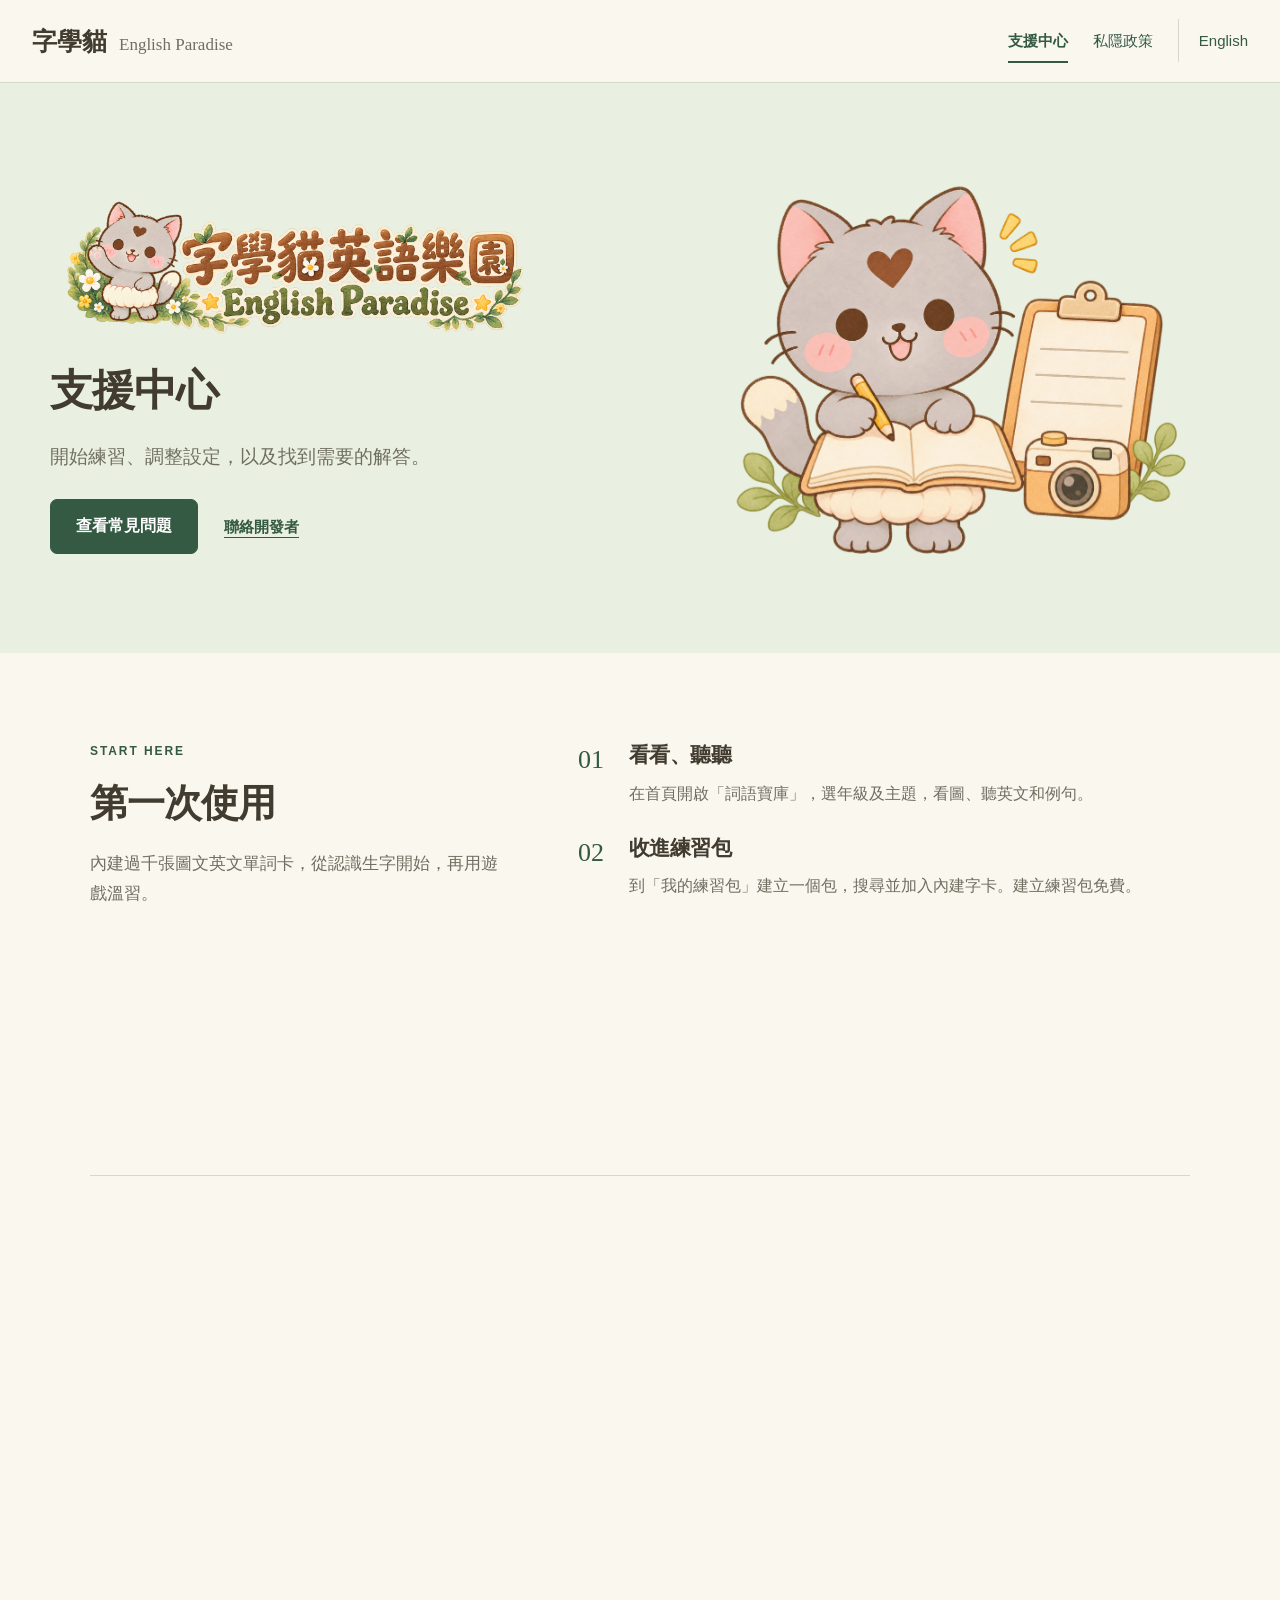
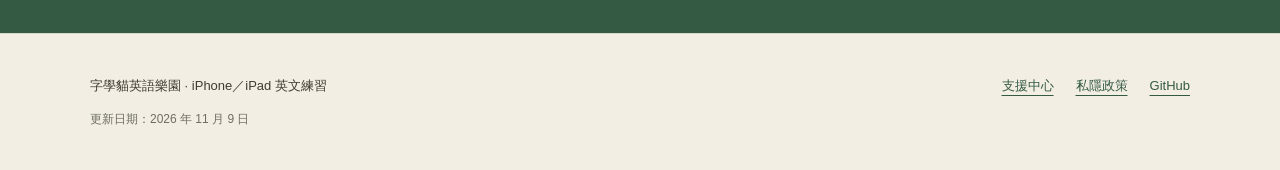
<file: index.html>
<!doctype html>
<html lang="zh-Hant">
<head><meta charset="utf-8"><meta name="viewport" content="width=device-width, initial-scale=1">
<meta http-equiv="Content-Security-Policy" content="default-src 'none'; img-src 'self'; style-src 'self'; script-src 'self'; font-src 'self'; connect-src 'none'; base-uri 'self'; form-action 'none'">
<meta name="referrer" content="no-referrer"><meta name="color-scheme" content="light">
<title>支援中心 · 字學貓英語樂園</title><meta name="description" content="開始練習、調整設定，以及找到需要的解答。">
<link rel="canonical" href="https://kennethenglun.github.io/wordjoy-english-support/support/">
<link rel="alternate" hreflang="zh-Hant" href="https://kennethenglun.github.io/wordjoy-english-support/support/">
<link rel="alternate" hreflang="en" href="https://kennethenglun.github.io/wordjoy-english-support/en/support/">
<link rel="icon" href="assets/mascot.png">
<link rel="stylesheet" href="assets/site.css"><script src="assets/site.js" defer></script>
</head><body><a class="skip-link" href="#main">跳至主要內容</a>
<header class="site-header"><div class="header-inner">
<a class="wordmark" href="support/" aria-label="字學貓英語樂園"><strong>字學貓</strong><span>English Paradise</span></a>
<nav aria-label="主要導覽"><a class="active" href="support/">支援中心</a><a class="" href="privacy/">私隱政策</a><a class="language" href="en/support/">English</a></nav>
</div></header><main id="main">
<section class="hero"><div class="hero-inner">
<div class="hero-copy"><img class="brand-banner" src="assets/brand.png" width="1536" height="512" alt="字學貓英語樂園 — English Paradise">
<h1>支援中心</h1><p class="intro">開始練習、調整設定，以及找到需要的解答。</p>
<div class="hero-actions"><a class="button" href="#faq">查看常見問題</a><a class="text-link" href="#contact">聯絡開發者</a></div></div>
<img class="mascot" src="assets/mascot.png" width="1024" height="833" alt="" fetchpriority="high">
</div></section>
<div class="content">
<section class="section start" id="start" data-reveal><div class="section-heading"><p class="eyebrow">START HERE</p><h2>第一次使用</h2><p>內建過千張圖文英文單詞卡，從認識生字開始，再用遊戲溫習。</p></div><ol class="steps"><li data-reveal><span class="step-number">01</span><div><h3>看看、聽聽</h3><p>在首頁開啟「詞語寶庫」，選年級及主題，看圖、聽英文和例句。</p></div></li><li data-reveal><span class="step-number">02</span><div><h3>收進練習包</h3><p>到「我的練習包」建立一個包，搜尋並加入內建字卡。建立練習包免費。</p></div></li><li data-reveal><span class="step-number">03</span><div><h3>選遊戲來溫習</h3><p>按「開始冒險」，選遊戲、主題或練習包，再選難度及玩法。</p></div></li><li data-reveal><span class="step-number">04</span><div><h3>回來看進步</h3><p>在「報告」查看遊戲紀錄與常錯字；用遊戲賺到的金幣收集貼紙。</p></div></li></ol></section>
<section class="section features" id="features" data-reveal><p class="eyebrow">FREE &amp; ADVANCED</p><h2>免費開始，按需要解鎖</h2><div class="feature-columns"><div><h3>免費使用</h3><ul><li>全部十款遊戲及現有玩法</li><li>過千張內建圖文英文單詞卡</li><li>建立練習包、加入內建或已有字卡</li><li>報告、錯字重溫、遊戲金幣及貼紙</li><li>一位學習者及個人英文朗讀設定</li></ul></div><div><h3>HK$68 一次買斷</h3><ul><li>英文工作紙默書完整功能</li><li>新增自訂字詞</li><li>新增不限人數的學習者</li></ul><p class="small">毋須訂閱。香港售價 HK$68，其他地區以 App Store 顯示價格為準。買斷在 app 內所有學習者共用，個人紀錄分開保存；購買只在 app 內透過 Apple 進行。</p></div></div></section>
<section class="section faq" id="faq" data-reveal><p class="eyebrow">QUESTIONS &amp; ANSWERS</p><h2>常見問題</h2><details><summary>建立練習包需要付費嗎？</summary><div class="answer"><p>不需要。你可免費建立練習包，加入內建字卡或已有字卡。新增自己的英文、中文意思及圖片來建立新自訂字詞，才屬買斷進階功能。</p></div></details><details><summary>買斷後是否每位小朋友都要再買？</summary><div class="answer"><p>不用。同一 app 內的學習者共用買斷授權，新增人數不限，各自保存紀錄及設定。這不代表 Apple「家人共享」；目前沒有提供該項承諾。</p></div></details><details><summary>購買後未解鎖，怎樣恢復？</summary><div class="answer"><p>先確認裝置使用購買時的 Apple 帳戶，保持網絡連線。到「設定 → 解鎖進階學習」，完成家長計算後按「恢復購買」。如果 Apple 仍顯示等待確認，請等待交易完成。取消或失敗不會解鎖，免費功能仍可使用。</p></div></details><details><summary>換機後，學習紀錄會自動出現嗎？</summary><div class="answer"><p>恢復購買只恢復功能授權，不會自行同步學習紀錄、練習包或工作紙。這些資料保存在本機；裝置備份及還原由 iOS 設定決定。移除 app 前請先考慮是否需要保留裝置備份。</p></div></details><details><summary>怎樣拍照溫英文默書？</summary><div class="answer"><p>解鎖後到「溫默書」，先選 Vocab 或 Paragraph，拍攝或匯入一頁印刷英文工作紙，在原圖畫重點，再核對文字和選取範圍。Vocab 按字詞練習；Paragraph 逐句練習。聽英文後用鍵盤作答，再重溫錯題。辨識結果可以修改，核對後才開始。</p></div></details><details><summary>相機或辨識未能使用怎麼辦？</summary><div class="answer"><p>可以改用相簿選圖。使用清晰、光線均勻、方向正確的印刷英文圖片，將工作紙拍平；辨識失敗可保留原圖重試或手動補字。相機權限可以在 iOS 設定更改。手寫英文及中文默書不是首版的主要輸入。</p></div></details><details><summary>如何調整聲音及慢讀？</summary><div class="answer"><p>到「設定 → 英文朗讀」，選聲音、一般速度及音高，再試聽並儲存。每位學習者分開保存設定。「慢慢讀」沿用同一聲音與音高，以較低的朗讀 rate 讀出整句。聲音及語言資料是否可用由 iOS 決定。</p></div></details><details><summary>沒有網絡也能使用嗎？</summary><div class="answer"><p>內建字卡和遊戲可以離線使用。工作紙辨識在裝置上進行；英文朗讀及系統翻譯需要裝置上有可用的聲音／語言資料，首次下載需要網絡。購買及恢復購買需要連線。翻譯未完成不影響繼續英文默書。</p></div></details><details><summary>如何刪除工作紙或全部本機資料？</summary><div class="answer"><p>可在 app 刪除工作紙、練習包及自訂字詞。已保存的默書歷史題目快照及一份先前有效的復原備份可能仍保留相關文字或圖片。若要清除整個 app 在裝置上的資料，可到 iOS「設定 → 一般 → iPhone／iPad 儲存空間」選本 app 並使用「刪除 App」；「卸載 App」會保留資料。iCloud／電腦備份需另在系統管理。</p></div></details></section>
</div>
<section class="contact-band" id="contact"><div class="contact-inner" data-reveal><p class="eyebrow">WE'RE HERE TO HELP</p><h2>聯絡開發者</h2><p>仍未找到解答？可透過 GitHub 問題頁描述問題，並附上 app 版本、裝置型號及 iOS 版本。</p><a class="button light" href="https://github.com/KennethEnglun/wordjoy-english-support/issues/new?template=support.yml" target="_blank" rel="noopener noreferrer">到 GitHub 提出問題</a><p class="small">GitHub 問題頁是公開的，需要 GitHub 帳戶。請不要上載小朋友姓名、照片、學校工作紙、付款憑證、密碼或驗證碼。</p><a class="text-link" href="https://github.com/KennethEnglun/wordjoy-english-support/issues" target="_blank" rel="noopener noreferrer">你也可以先瀏覽現有問題，毋須登入。</a></div></section>
</main><footer><div class="footer-inner"><p>字學貓英語樂園 · iPhone／iPad 英文練習</p><div><a class="" href="support/">支援中心</a><a class="" href="privacy/">私隱政策</a><a class="" href="https://github.com/KennethEnglun/wordjoy-english-support" target="_blank" rel="noopener noreferrer">GitHub</a></div><p class="small">更新日期：2026 年 11 月 9 日</p></div></footer></body></html>
</file>
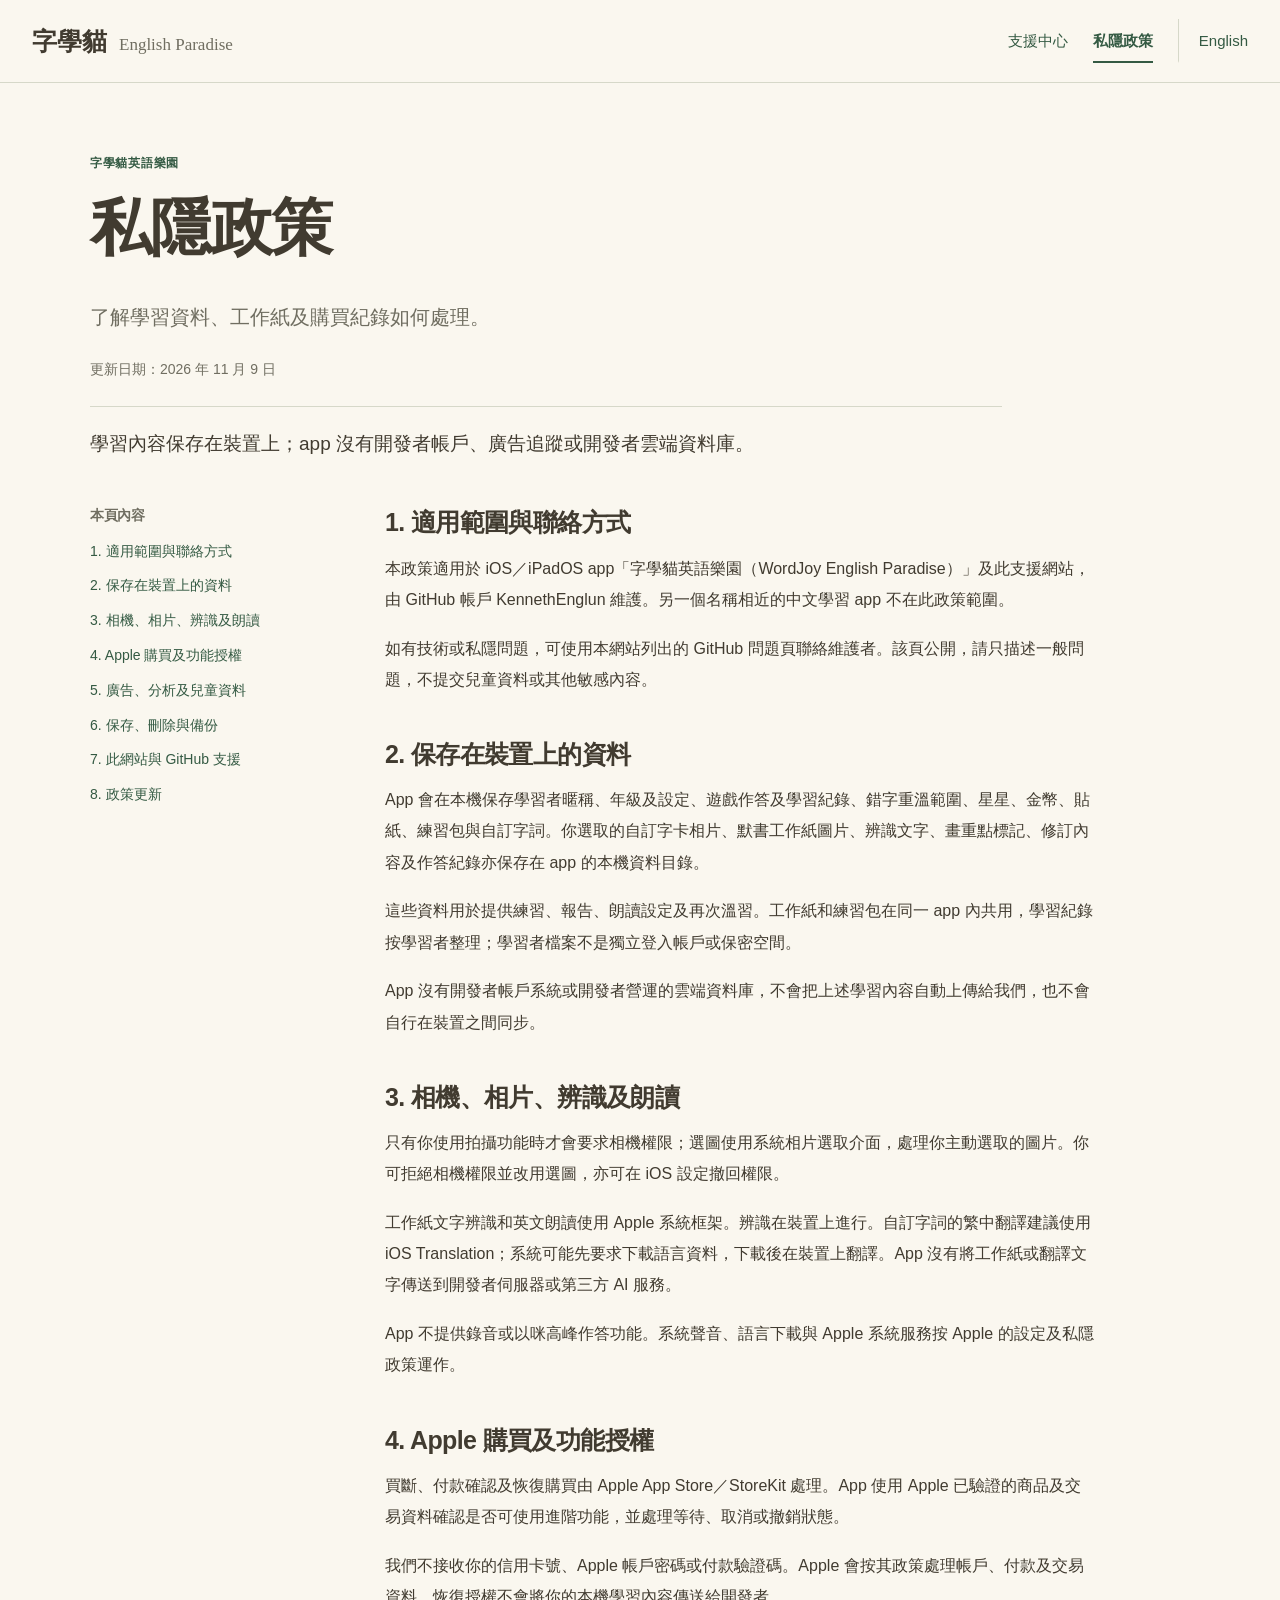
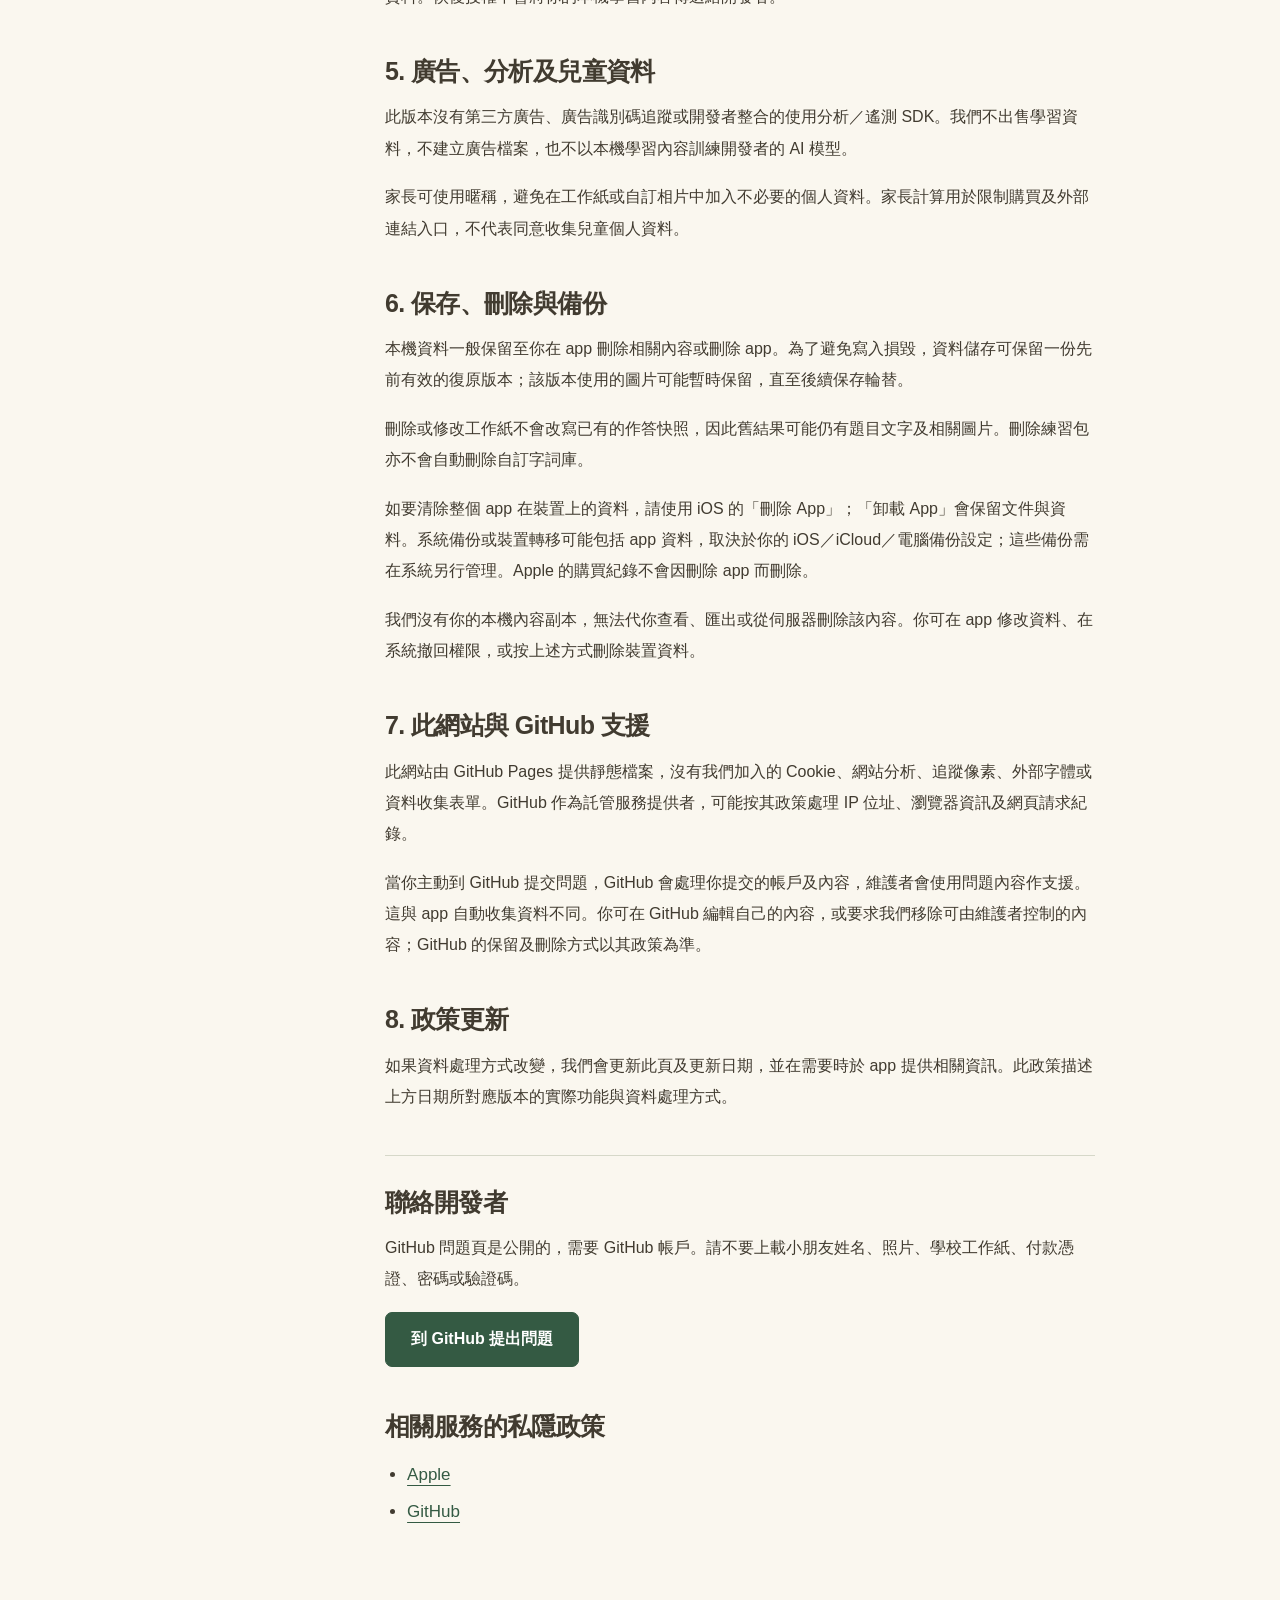
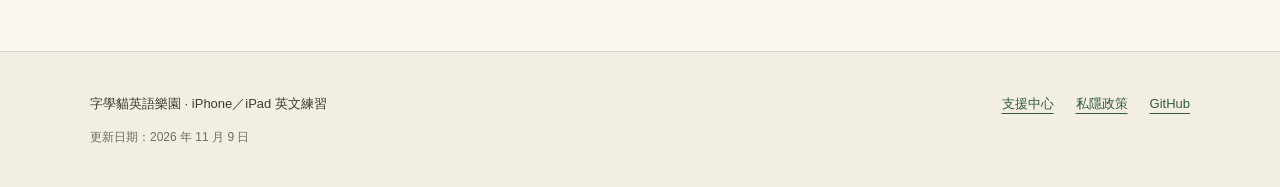
<file: privacy/index.html>
<!doctype html>
<html lang="zh-Hant">
<head><meta charset="utf-8"><meta name="viewport" content="width=device-width, initial-scale=1">
<meta http-equiv="Content-Security-Policy" content="default-src 'none'; img-src 'self'; style-src 'self'; script-src 'self'; font-src 'self'; connect-src 'none'; base-uri 'self'; form-action 'none'">
<meta name="referrer" content="no-referrer"><meta name="color-scheme" content="light">
<title>私隱政策 · 字學貓英語樂園</title><meta name="description" content="了解學習資料、工作紙及購買紀錄如何處理。">
<link rel="canonical" href="https://kennethenglun.github.io/wordjoy-english-support/privacy/">
<link rel="alternate" hreflang="zh-Hant" href="https://kennethenglun.github.io/wordjoy-english-support/privacy/">
<link rel="alternate" hreflang="en" href="https://kennethenglun.github.io/wordjoy-english-support/en/privacy/">
<link rel="icon" href="../assets/mascot.png">
<link rel="stylesheet" href="../assets/site.css"><script src="../assets/site.js" defer></script>
</head><body><a class="skip-link" href="#main">跳至主要內容</a>
<header class="site-header"><div class="header-inner">
<a class="wordmark" href="../support/" aria-label="字學貓英語樂園"><strong>字學貓</strong><span>English Paradise</span></a>
<nav aria-label="主要導覽"><a class="" href="../support/">支援中心</a><a class="active" href="./">私隱政策</a><a class="language" href="../en/privacy/">English</a></nav>
</div></header><main id="main"><div class="policy-heading content"><p class="eyebrow">字學貓英語樂園</p><h1>私隱政策</h1><p class="intro">了解學習資料、工作紙及購買紀錄如何處理。</p><p class="updated">更新日期：2026 年 11 月 9 日</p><p class="policy-summary">學習內容保存在裝置上；app 沒有開發者帳戶、廣告追蹤或開發者雲端資料庫。</p></div>
<div class="content policy-layout"><aside><nav aria-label="本頁內容"><h2>本頁內容</h2><ol><li><a class="" href="#scope">1. 適用範圍與聯絡方式</a></li><li><a class="" href="#local">2. 保存在裝置上的資料</a></li><li><a class="" href="#recognition">3. 相機、相片、辨識及朗讀</a></li><li><a class="" href="#purchases">4. Apple 購買及功能授權</a></li><li><a class="" href="#tracking">5. 廣告、分析及兒童資料</a></li><li><a class="" href="#retention">6. 保存、刪除與備份</a></li><li><a class="" href="#website">7. 此網站與 GitHub 支援</a></li><li><a class="" href="#changes">8. 政策更新</a></li></ol></nav></aside><article><section id="scope"><h2>1. 適用範圍與聯絡方式</h2><p>本政策適用於 iOS／iPadOS app「字學貓英語樂園（WordJoy English Paradise）」及此支援網站，由 GitHub 帳戶 KennethEnglun 維護。另一個名稱相近的中文學習 app 不在此政策範圍。</p><p>如有技術或私隱問題，可使用本網站列出的 GitHub 問題頁聯絡維護者。該頁公開，請只描述一般問題，不提交兒童資料或其他敏感內容。</p></section><section id="local"><h2>2. 保存在裝置上的資料</h2><p>App 會在本機保存學習者暱稱、年級及設定、遊戲作答及學習紀錄、錯字重溫範圍、星星、金幣、貼紙、練習包與自訂字詞。你選取的自訂字卡相片、默書工作紙圖片、辨識文字、畫重點標記、修訂內容及作答紀錄亦保存在 app 的本機資料目錄。</p><p>這些資料用於提供練習、報告、朗讀設定及再次溫習。工作紙和練習包在同一 app 內共用，學習紀錄按學習者整理；學習者檔案不是獨立登入帳戶或保密空間。</p><p>App 沒有開發者帳戶系統或開發者營運的雲端資料庫，不會把上述學習內容自動上傳給我們，也不會自行在裝置之間同步。</p></section><section id="recognition"><h2>3. 相機、相片、辨識及朗讀</h2><p>只有你使用拍攝功能時才會要求相機權限；選圖使用系統相片選取介面，處理你主動選取的圖片。你可拒絕相機權限並改用選圖，亦可在 iOS 設定撤回權限。</p><p>工作紙文字辨識和英文朗讀使用 Apple 系統框架。辨識在裝置上進行。自訂字詞的繁中翻譯建議使用 iOS Translation；系統可能先要求下載語言資料，下載後在裝置上翻譯。App 沒有將工作紙或翻譯文字傳送到開發者伺服器或第三方 AI 服務。</p><p>App 不提供錄音或以咪高峰作答功能。系統聲音、語言下載與 Apple 系統服務按 Apple 的設定及私隱政策運作。</p></section><section id="purchases"><h2>4. Apple 購買及功能授權</h2><p>買斷、付款確認及恢復購買由 Apple App Store／StoreKit 處理。App 使用 Apple 已驗證的商品及交易資料確認是否可使用進階功能，並處理等待、取消或撤銷狀態。</p><p>我們不接收你的信用卡號、Apple 帳戶密碼或付款驗證碼。Apple 會按其政策處理帳戶、付款及交易資料。恢復授權不會將你的本機學習內容傳送給開發者。</p></section><section id="tracking"><h2>5. 廣告、分析及兒童資料</h2><p>此版本沒有第三方廣告、廣告識別碼追蹤或開發者整合的使用分析／遙測 SDK。我們不出售學習資料，不建立廣告檔案，也不以本機學習內容訓練開發者的 AI 模型。</p><p>家長可使用暱稱，避免在工作紙或自訂相片中加入不必要的個人資料。家長計算用於限制購買及外部連結入口，不代表同意收集兒童個人資料。</p></section><section id="retention"><h2>6. 保存、刪除與備份</h2><p>本機資料一般保留至你在 app 刪除相關內容或刪除 app。為了避免寫入損毀，資料儲存可保留一份先前有效的復原版本；該版本使用的圖片可能暫時保留，直至後續保存輪替。</p><p>刪除或修改工作紙不會改寫已有的作答快照，因此舊結果可能仍有題目文字及相關圖片。刪除練習包亦不會自動刪除自訂字詞庫。</p><p>如要清除整個 app 在裝置上的資料，請使用 iOS 的「刪除 App」；「卸載 App」會保留文件與資料。系統備份或裝置轉移可能包括 app 資料，取決於你的 iOS／iCloud／電腦備份設定；這些備份需在系統另行管理。Apple 的購買紀錄不會因刪除 app 而刪除。</p><p>我們沒有你的本機內容副本，無法代你查看、匯出或從伺服器刪除該內容。你可在 app 修改資料、在系統撤回權限，或按上述方式刪除裝置資料。</p></section><section id="website"><h2>7. 此網站與 GitHub 支援</h2><p>此網站由 GitHub Pages 提供靜態檔案，沒有我們加入的 Cookie、網站分析、追蹤像素、外部字體或資料收集表單。GitHub 作為託管服務提供者，可能按其政策處理 IP 位址、瀏覽器資訊及網頁請求紀錄。</p><p>當你主動到 GitHub 提交問題，GitHub 會處理你提交的帳戶及內容，維護者會使用問題內容作支援。這與 app 自動收集資料不同。你可在 GitHub 編輯自己的內容，或要求我們移除可由維護者控制的內容；GitHub 的保留及刪除方式以其政策為準。</p></section><section id="changes"><h2>8. 政策更新</h2><p>如果資料處理方式改變，我們會更新此頁及更新日期，並在需要時於 app 提供相關資訊。此政策描述上方日期所對應版本的實際功能與資料處理方式。</p></section>
<section class="policy-contact"><h2>聯絡開發者</h2><p>GitHub 問題頁是公開的，需要 GitHub 帳戶。請不要上載小朋友姓名、照片、學校工作紙、付款憑證、密碼或驗證碼。</p><a class="button" href="https://github.com/KennethEnglun/wordjoy-english-support/issues/new?template=support.yml" target="_blank" rel="noopener noreferrer">到 GitHub 提出問題</a></section>
<section><h2>相關服務的私隱政策</h2><ul><li><a class="" href="https://www.apple.com/legal/privacy/" target="_blank" rel="noopener noreferrer">Apple</a></li><li><a class="" href="https://docs.github.com/en/site-policy/privacy-policies/github-general-privacy-statement" target="_blank" rel="noopener noreferrer">GitHub</a></li></ul></section>
</article></div></main><footer><div class="footer-inner"><p>字學貓英語樂園 · iPhone／iPad 英文練習</p><div><a class="" href="../support/">支援中心</a><a class="" href="./">私隱政策</a><a class="" href="https://github.com/KennethEnglun/wordjoy-english-support" target="_blank" rel="noopener noreferrer">GitHub</a></div><p class="small">更新日期：2026 年 11 月 9 日</p></div></footer></body></html>
</file>
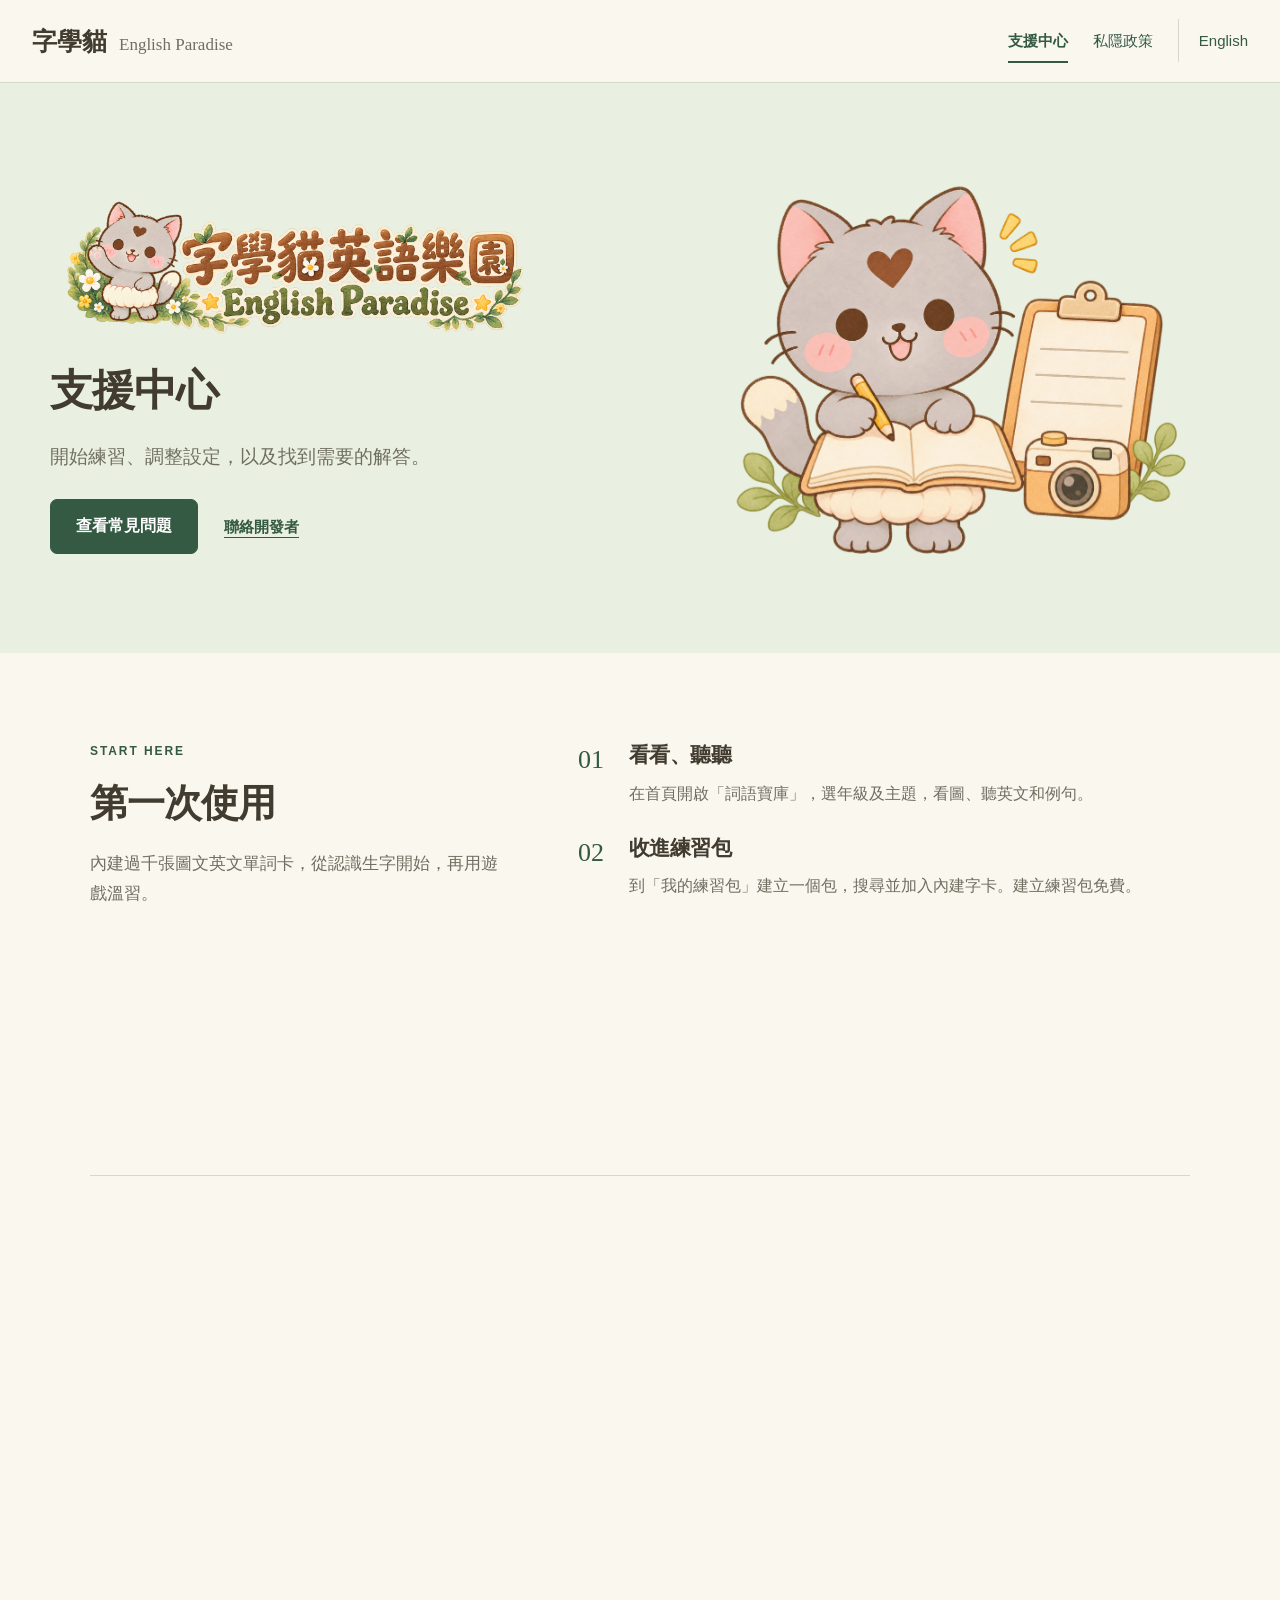
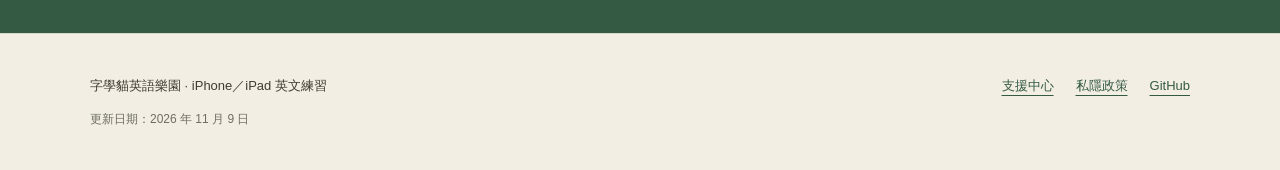
<file: support/index.html>
<!doctype html>
<html lang="zh-Hant">
<head><meta charset="utf-8"><meta name="viewport" content="width=device-width, initial-scale=1">
<meta http-equiv="Content-Security-Policy" content="default-src 'none'; img-src 'self'; style-src 'self'; script-src 'self'; font-src 'self'; connect-src 'none'; base-uri 'self'; form-action 'none'">
<meta name="referrer" content="no-referrer"><meta name="color-scheme" content="light">
<title>支援中心 · 字學貓英語樂園</title><meta name="description" content="開始練習、調整設定，以及找到需要的解答。">
<link rel="canonical" href="https://kennethenglun.github.io/wordjoy-english-support/support/">
<link rel="alternate" hreflang="zh-Hant" href="https://kennethenglun.github.io/wordjoy-english-support/support/">
<link rel="alternate" hreflang="en" href="https://kennethenglun.github.io/wordjoy-english-support/en/support/">
<link rel="icon" href="../assets/mascot.png">
<link rel="stylesheet" href="../assets/site.css"><script src="../assets/site.js" defer></script>
</head><body><a class="skip-link" href="#main">跳至主要內容</a>
<header class="site-header"><div class="header-inner">
<a class="wordmark" href="./" aria-label="字學貓英語樂園"><strong>字學貓</strong><span>English Paradise</span></a>
<nav aria-label="主要導覽"><a class="active" href="./">支援中心</a><a class="" href="../privacy/">私隱政策</a><a class="language" href="../en/support/">English</a></nav>
</div></header><main id="main">
<section class="hero"><div class="hero-inner">
<div class="hero-copy"><img class="brand-banner" src="../assets/brand.png" width="1536" height="512" alt="字學貓英語樂園 — English Paradise">
<h1>支援中心</h1><p class="intro">開始練習、調整設定，以及找到需要的解答。</p>
<div class="hero-actions"><a class="button" href="#faq">查看常見問題</a><a class="text-link" href="#contact">聯絡開發者</a></div></div>
<img class="mascot" src="../assets/mascot.png" width="1024" height="833" alt="" fetchpriority="high">
</div></section>
<div class="content">
<section class="section start" id="start" data-reveal><div class="section-heading"><p class="eyebrow">START HERE</p><h2>第一次使用</h2><p>內建過千張圖文英文單詞卡，從認識生字開始，再用遊戲溫習。</p></div><ol class="steps"><li data-reveal><span class="step-number">01</span><div><h3>看看、聽聽</h3><p>在首頁開啟「詞語寶庫」，選年級及主題，看圖、聽英文和例句。</p></div></li><li data-reveal><span class="step-number">02</span><div><h3>收進練習包</h3><p>到「我的練習包」建立一個包，搜尋並加入內建字卡。建立練習包免費。</p></div></li><li data-reveal><span class="step-number">03</span><div><h3>選遊戲來溫習</h3><p>按「開始冒險」，選遊戲、主題或練習包，再選難度及玩法。</p></div></li><li data-reveal><span class="step-number">04</span><div><h3>回來看進步</h3><p>在「報告」查看遊戲紀錄與常錯字；用遊戲賺到的金幣收集貼紙。</p></div></li></ol></section>
<section class="section features" id="features" data-reveal><p class="eyebrow">FREE &amp; ADVANCED</p><h2>免費開始，按需要解鎖</h2><div class="feature-columns"><div><h3>免費使用</h3><ul><li>全部十款遊戲及現有玩法</li><li>過千張內建圖文英文單詞卡</li><li>建立練習包、加入內建或已有字卡</li><li>報告、錯字重溫、遊戲金幣及貼紙</li><li>一位學習者及個人英文朗讀設定</li></ul></div><div><h3>HK$68 一次買斷</h3><ul><li>英文工作紙默書完整功能</li><li>新增自訂字詞</li><li>新增不限人數的學習者</li></ul><p class="small">毋須訂閱。香港售價 HK$68，其他地區以 App Store 顯示價格為準。買斷在 app 內所有學習者共用，個人紀錄分開保存；購買只在 app 內透過 Apple 進行。</p></div></div></section>
<section class="section faq" id="faq" data-reveal><p class="eyebrow">QUESTIONS &amp; ANSWERS</p><h2>常見問題</h2><details><summary>建立練習包需要付費嗎？</summary><div class="answer"><p>不需要。你可免費建立練習包，加入內建字卡或已有字卡。新增自己的英文、中文意思及圖片來建立新自訂字詞，才屬買斷進階功能。</p></div></details><details><summary>買斷後是否每位小朋友都要再買？</summary><div class="answer"><p>不用。同一 app 內的學習者共用買斷授權，新增人數不限，各自保存紀錄及設定。這不代表 Apple「家人共享」；目前沒有提供該項承諾。</p></div></details><details><summary>購買後未解鎖，怎樣恢復？</summary><div class="answer"><p>先確認裝置使用購買時的 Apple 帳戶，保持網絡連線。到「設定 → 解鎖進階學習」，完成家長計算後按「恢復購買」。如果 Apple 仍顯示等待確認，請等待交易完成。取消或失敗不會解鎖，免費功能仍可使用。</p></div></details><details><summary>換機後，學習紀錄會自動出現嗎？</summary><div class="answer"><p>恢復購買只恢復功能授權，不會自行同步學習紀錄、練習包或工作紙。這些資料保存在本機；裝置備份及還原由 iOS 設定決定。移除 app 前請先考慮是否需要保留裝置備份。</p></div></details><details><summary>怎樣拍照溫英文默書？</summary><div class="answer"><p>解鎖後到「溫默書」，先選 Vocab 或 Paragraph，拍攝或匯入一頁印刷英文工作紙，在原圖畫重點，再核對文字和選取範圍。Vocab 按字詞練習；Paragraph 逐句練習。聽英文後用鍵盤作答，再重溫錯題。辨識結果可以修改，核對後才開始。</p></div></details><details><summary>相機或辨識未能使用怎麼辦？</summary><div class="answer"><p>可以改用相簿選圖。使用清晰、光線均勻、方向正確的印刷英文圖片，將工作紙拍平；辨識失敗可保留原圖重試或手動補字。相機權限可以在 iOS 設定更改。手寫英文及中文默書不是首版的主要輸入。</p></div></details><details><summary>如何調整聲音及慢讀？</summary><div class="answer"><p>到「設定 → 英文朗讀」，選聲音、一般速度及音高，再試聽並儲存。每位學習者分開保存設定。「慢慢讀」沿用同一聲音與音高，以較低的朗讀 rate 讀出整句。聲音及語言資料是否可用由 iOS 決定。</p></div></details><details><summary>沒有網絡也能使用嗎？</summary><div class="answer"><p>內建字卡和遊戲可以離線使用。工作紙辨識在裝置上進行；英文朗讀及系統翻譯需要裝置上有可用的聲音／語言資料，首次下載需要網絡。購買及恢復購買需要連線。翻譯未完成不影響繼續英文默書。</p></div></details><details><summary>如何刪除工作紙或全部本機資料？</summary><div class="answer"><p>可在 app 刪除工作紙、練習包及自訂字詞。已保存的默書歷史題目快照及一份先前有效的復原備份可能仍保留相關文字或圖片。若要清除整個 app 在裝置上的資料，可到 iOS「設定 → 一般 → iPhone／iPad 儲存空間」選本 app 並使用「刪除 App」；「卸載 App」會保留資料。iCloud／電腦備份需另在系統管理。</p></div></details></section>
</div>
<section class="contact-band" id="contact"><div class="contact-inner" data-reveal><p class="eyebrow">WE'RE HERE TO HELP</p><h2>聯絡開發者</h2><p>仍未找到解答？可透過 GitHub 問題頁描述問題，並附上 app 版本、裝置型號及 iOS 版本。</p><a class="button light" href="https://github.com/KennethEnglun/wordjoy-english-support/issues/new?template=support.yml" target="_blank" rel="noopener noreferrer">到 GitHub 提出問題</a><p class="small">GitHub 問題頁是公開的，需要 GitHub 帳戶。請不要上載小朋友姓名、照片、學校工作紙、付款憑證、密碼或驗證碼。</p><a class="text-link" href="https://github.com/KennethEnglun/wordjoy-english-support/issues" target="_blank" rel="noopener noreferrer">你也可以先瀏覽現有問題，毋須登入。</a></div></section>
</main><footer><div class="footer-inner"><p>字學貓英語樂園 · iPhone／iPad 英文練習</p><div><a class="" href="./">支援中心</a><a class="" href="../privacy/">私隱政策</a><a class="" href="https://github.com/KennethEnglun/wordjoy-english-support" target="_blank" rel="noopener noreferrer">GitHub</a></div><p class="small">更新日期：2026 年 11 月 9 日</p></div></footer></body></html>
</file>
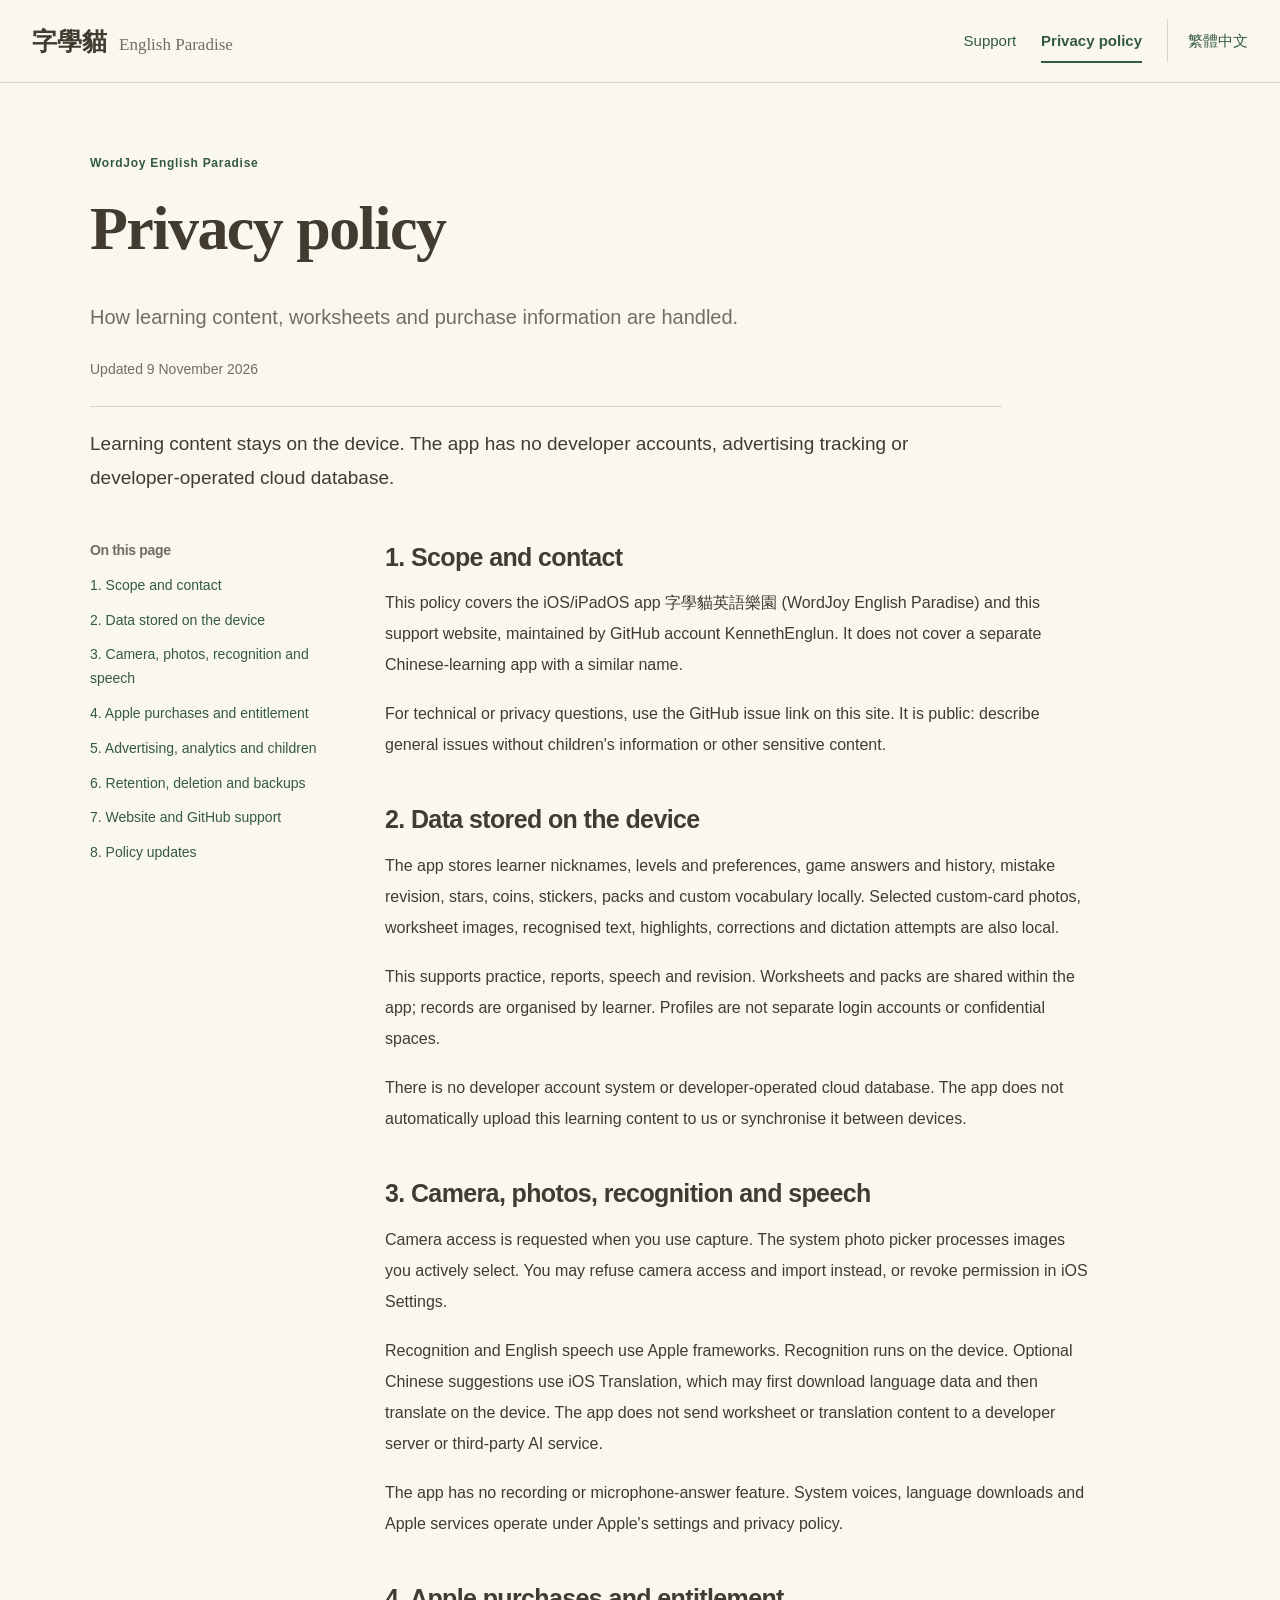
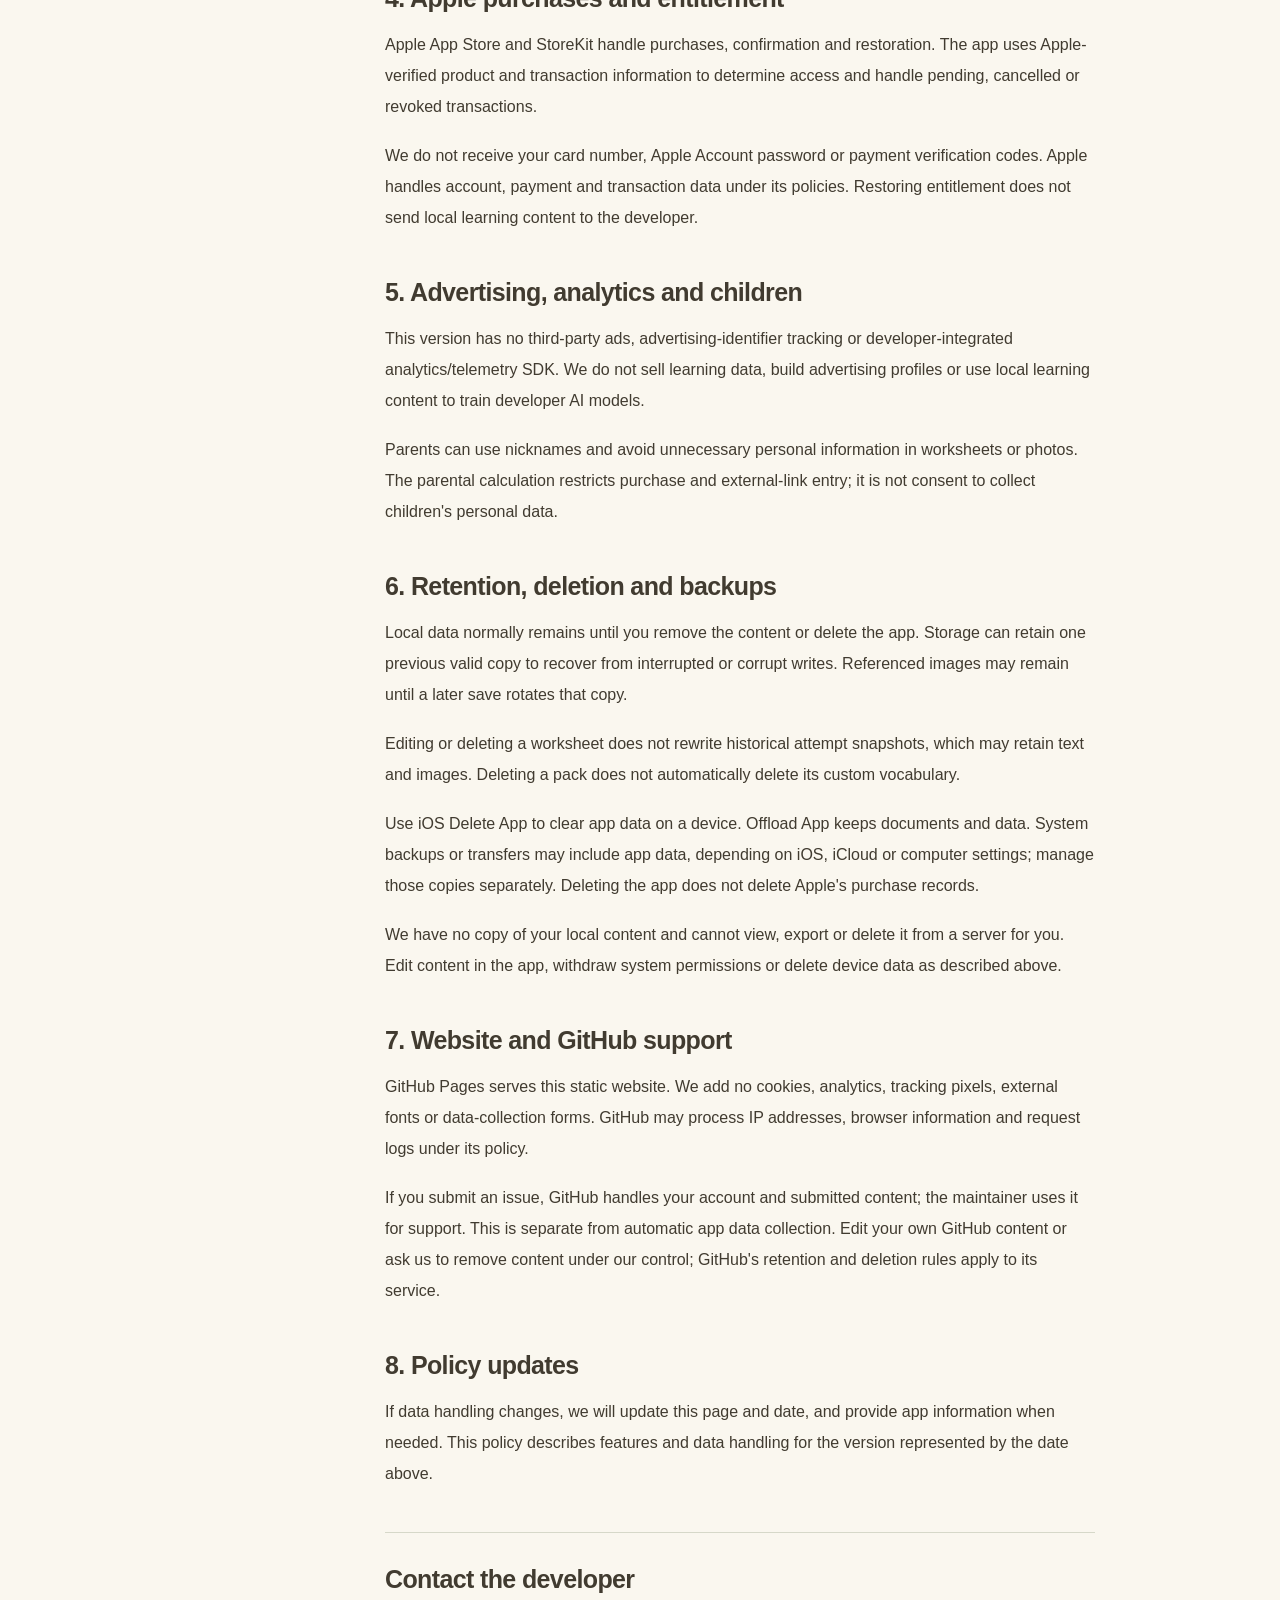
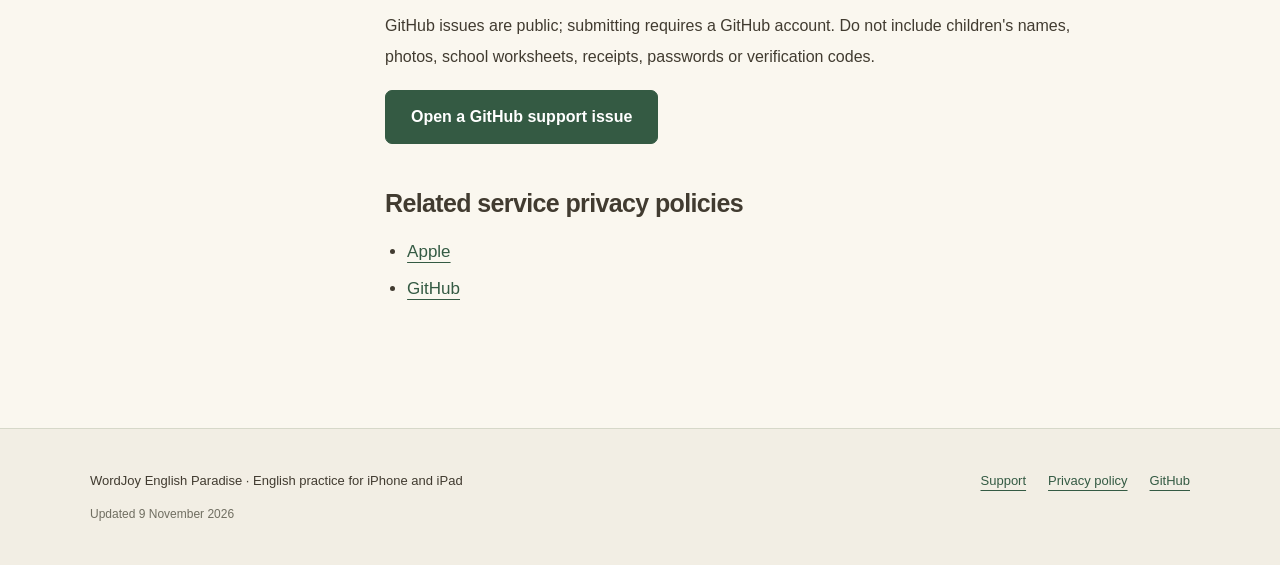
<file: en/privacy/index.html>
<!doctype html>
<html lang="en">
<head><meta charset="utf-8"><meta name="viewport" content="width=device-width, initial-scale=1">
<meta http-equiv="Content-Security-Policy" content="default-src 'none'; img-src 'self'; style-src 'self'; script-src 'self'; font-src 'self'; connect-src 'none'; base-uri 'self'; form-action 'none'">
<meta name="referrer" content="no-referrer"><meta name="color-scheme" content="light">
<title>Privacy policy · WordJoy English Paradise</title><meta name="description" content="How learning content, worksheets and purchase information are handled.">
<link rel="canonical" href="https://kennethenglun.github.io/wordjoy-english-support/en/privacy/">
<link rel="alternate" hreflang="zh-Hant" href="https://kennethenglun.github.io/wordjoy-english-support/privacy/">
<link rel="alternate" hreflang="en" href="https://kennethenglun.github.io/wordjoy-english-support/en/privacy/">
<link rel="icon" href="../../assets/mascot.png">
<link rel="stylesheet" href="../../assets/site.css"><script src="../../assets/site.js" defer></script>
</head><body><a class="skip-link" href="#main">Skip to main content</a>
<header class="site-header"><div class="header-inner">
<a class="wordmark" href="../support/" aria-label="WordJoy English Paradise"><strong>字學貓</strong><span>English Paradise</span></a>
<nav aria-label="Main navigation"><a class="" href="../support/">Support</a><a class="active" href="./">Privacy policy</a><a class="language" href="../../privacy/">繁體中文</a></nav>
</div></header><main id="main"><div class="policy-heading content"><p class="eyebrow">WordJoy English Paradise</p><h1>Privacy policy</h1><p class="intro">How learning content, worksheets and purchase information are handled.</p><p class="updated">Updated 9 November 2026</p><p class="policy-summary">Learning content stays on the device. The app has no developer accounts, advertising tracking or developer-operated cloud database.</p></div>
<div class="content policy-layout"><aside><nav aria-label="On this page"><h2>On this page</h2><ol><li><a class="" href="#scope">1. Scope and contact</a></li><li><a class="" href="#local">2. Data stored on the device</a></li><li><a class="" href="#recognition">3. Camera, photos, recognition and speech</a></li><li><a class="" href="#purchases">4. Apple purchases and entitlement</a></li><li><a class="" href="#tracking">5. Advertising, analytics and children</a></li><li><a class="" href="#retention">6. Retention, deletion and backups</a></li><li><a class="" href="#website">7. Website and GitHub support</a></li><li><a class="" href="#changes">8. Policy updates</a></li></ol></nav></aside><article><section id="scope"><h2>1. Scope and contact</h2><p>This policy covers the iOS/iPadOS app 字學貓英語樂園 (WordJoy English Paradise) and this support website, maintained by GitHub account KennethEnglun. It does not cover a separate Chinese-learning app with a similar name.</p><p>For technical or privacy questions, use the GitHub issue link on this site. It is public: describe general issues without children&#x27;s information or other sensitive content.</p></section><section id="local"><h2>2. Data stored on the device</h2><p>The app stores learner nicknames, levels and preferences, game answers and history, mistake revision, stars, coins, stickers, packs and custom vocabulary locally. Selected custom-card photos, worksheet images, recognised text, highlights, corrections and dictation attempts are also local.</p><p>This supports practice, reports, speech and revision. Worksheets and packs are shared within the app; records are organised by learner. Profiles are not separate login accounts or confidential spaces.</p><p>There is no developer account system or developer-operated cloud database. The app does not automatically upload this learning content to us or synchronise it between devices.</p></section><section id="recognition"><h2>3. Camera, photos, recognition and speech</h2><p>Camera access is requested when you use capture. The system photo picker processes images you actively select. You may refuse camera access and import instead, or revoke permission in iOS Settings.</p><p>Recognition and English speech use Apple frameworks. Recognition runs on the device. Optional Chinese suggestions use iOS Translation, which may first download language data and then translate on the device. The app does not send worksheet or translation content to a developer server or third-party AI service.</p><p>The app has no recording or microphone-answer feature. System voices, language downloads and Apple services operate under Apple&#x27;s settings and privacy policy.</p></section><section id="purchases"><h2>4. Apple purchases and entitlement</h2><p>Apple App Store and StoreKit handle purchases, confirmation and restoration. The app uses Apple-verified product and transaction information to determine access and handle pending, cancelled or revoked transactions.</p><p>We do not receive your card number, Apple Account password or payment verification codes. Apple handles account, payment and transaction data under its policies. Restoring entitlement does not send local learning content to the developer.</p></section><section id="tracking"><h2>5. Advertising, analytics and children</h2><p>This version has no third-party ads, advertising-identifier tracking or developer-integrated analytics/telemetry SDK. We do not sell learning data, build advertising profiles or use local learning content to train developer AI models.</p><p>Parents can use nicknames and avoid unnecessary personal information in worksheets or photos. The parental calculation restricts purchase and external-link entry; it is not consent to collect children&#x27;s personal data.</p></section><section id="retention"><h2>6. Retention, deletion and backups</h2><p>Local data normally remains until you remove the content or delete the app. Storage can retain one previous valid copy to recover from interrupted or corrupt writes. Referenced images may remain until a later save rotates that copy.</p><p>Editing or deleting a worksheet does not rewrite historical attempt snapshots, which may retain text and images. Deleting a pack does not automatically delete its custom vocabulary.</p><p>Use iOS Delete App to clear app data on a device. Offload App keeps documents and data. System backups or transfers may include app data, depending on iOS, iCloud or computer settings; manage those copies separately. Deleting the app does not delete Apple&#x27;s purchase records.</p><p>We have no copy of your local content and cannot view, export or delete it from a server for you. Edit content in the app, withdraw system permissions or delete device data as described above.</p></section><section id="website"><h2>7. Website and GitHub support</h2><p>GitHub Pages serves this static website. We add no cookies, analytics, tracking pixels, external fonts or data-collection forms. GitHub may process IP addresses, browser information and request logs under its policy.</p><p>If you submit an issue, GitHub handles your account and submitted content; the maintainer uses it for support. This is separate from automatic app data collection. Edit your own GitHub content or ask us to remove content under our control; GitHub&#x27;s retention and deletion rules apply to its service.</p></section><section id="changes"><h2>8. Policy updates</h2><p>If data handling changes, we will update this page and date, and provide app information when needed. This policy describes features and data handling for the version represented by the date above.</p></section>
<section class="policy-contact"><h2>Contact the developer</h2><p>GitHub issues are public; submitting requires a GitHub account. Do not include children&#x27;s names, photos, school worksheets, receipts, passwords or verification codes.</p><a class="button" href="https://github.com/KennethEnglun/wordjoy-english-support/issues/new?template=support.yml" target="_blank" rel="noopener noreferrer">Open a GitHub support issue</a></section>
<section><h2>Related service privacy policies</h2><ul><li><a class="" href="https://www.apple.com/legal/privacy/" target="_blank" rel="noopener noreferrer">Apple</a></li><li><a class="" href="https://docs.github.com/en/site-policy/privacy-policies/github-general-privacy-statement" target="_blank" rel="noopener noreferrer">GitHub</a></li></ul></section>
</article></div></main><footer><div class="footer-inner"><p>WordJoy English Paradise · English practice for iPhone and iPad</p><div><a class="" href="../support/">Support</a><a class="" href="./">Privacy policy</a><a class="" href="https://github.com/KennethEnglun/wordjoy-english-support" target="_blank" rel="noopener noreferrer">GitHub</a></div><p class="small">Updated 9 November 2026</p></div></footer></body></html>
</file>
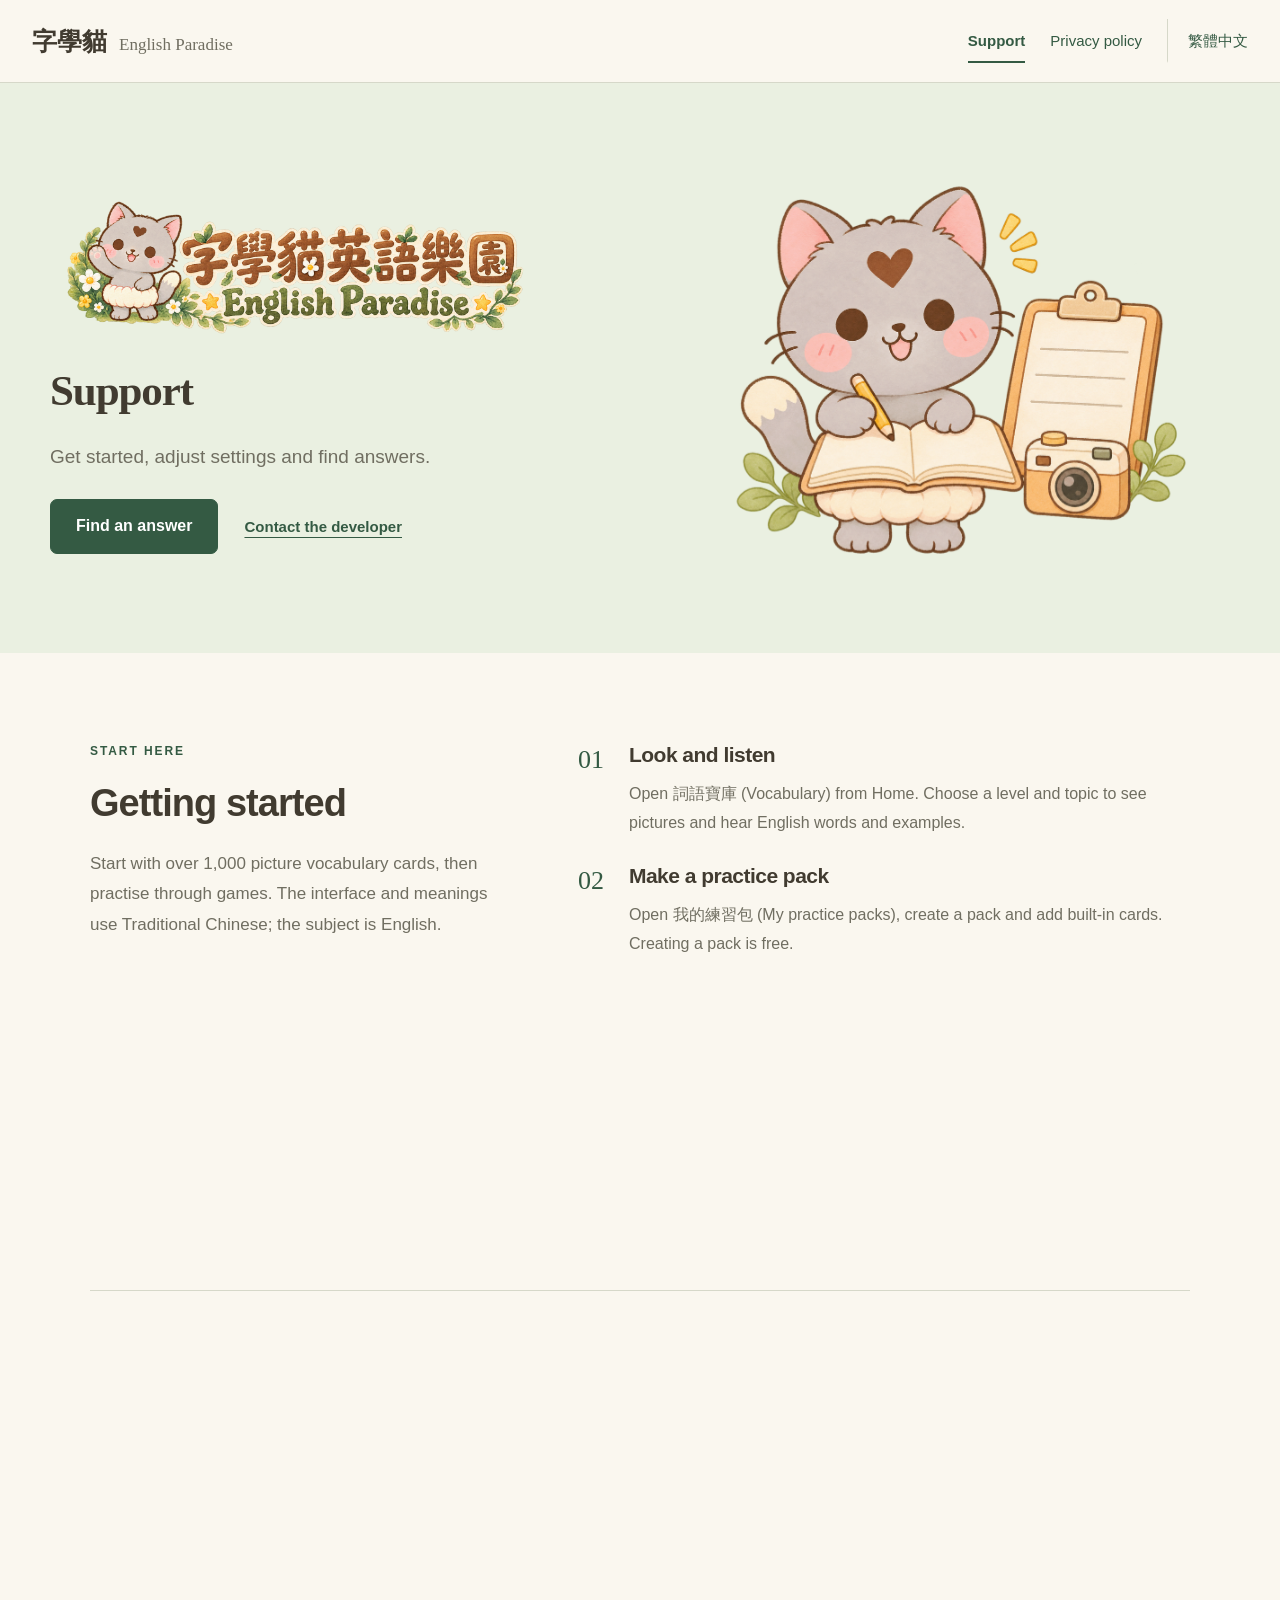
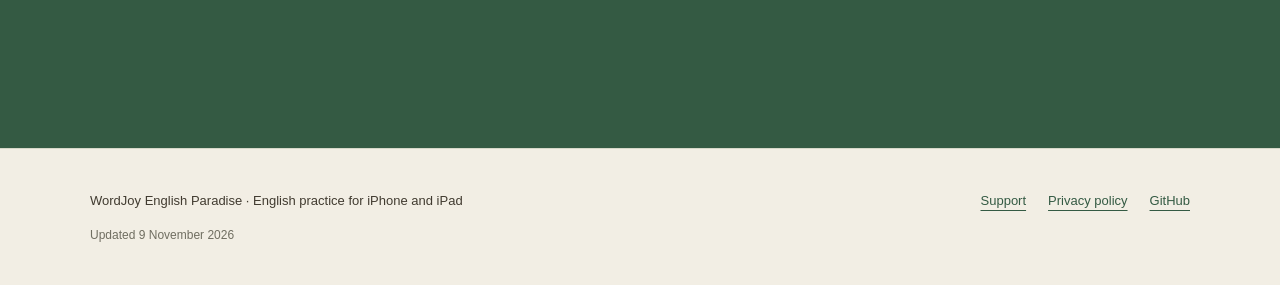
<file: en/support/index.html>
<!doctype html>
<html lang="en">
<head><meta charset="utf-8"><meta name="viewport" content="width=device-width, initial-scale=1">
<meta http-equiv="Content-Security-Policy" content="default-src 'none'; img-src 'self'; style-src 'self'; script-src 'self'; font-src 'self'; connect-src 'none'; base-uri 'self'; form-action 'none'">
<meta name="referrer" content="no-referrer"><meta name="color-scheme" content="light">
<title>Support · WordJoy English Paradise</title><meta name="description" content="Get started, adjust settings and find answers.">
<link rel="canonical" href="https://kennethenglun.github.io/wordjoy-english-support/en/support/">
<link rel="alternate" hreflang="zh-Hant" href="https://kennethenglun.github.io/wordjoy-english-support/support/">
<link rel="alternate" hreflang="en" href="https://kennethenglun.github.io/wordjoy-english-support/en/support/">
<link rel="icon" href="../../assets/mascot.png">
<link rel="stylesheet" href="../../assets/site.css"><script src="../../assets/site.js" defer></script>
</head><body><a class="skip-link" href="#main">Skip to main content</a>
<header class="site-header"><div class="header-inner">
<a class="wordmark" href="./" aria-label="WordJoy English Paradise"><strong>字學貓</strong><span>English Paradise</span></a>
<nav aria-label="Main navigation"><a class="active" href="./">Support</a><a class="" href="../privacy/">Privacy policy</a><a class="language" href="../../support/">繁體中文</a></nav>
</div></header><main id="main">
<section class="hero"><div class="hero-inner">
<div class="hero-copy"><img class="brand-banner" src="../../assets/brand.png" width="1536" height="512" alt="WordJoy English Paradise — English Paradise">
<h1>Support</h1><p class="intro">Get started, adjust settings and find answers.</p>
<div class="hero-actions"><a class="button" href="#faq">Find an answer</a><a class="text-link" href="#contact">Contact the developer</a></div></div>
<img class="mascot" src="../../assets/mascot.png" width="1024" height="833" alt="" fetchpriority="high">
</div></section>
<div class="content">
<section class="section start" id="start" data-reveal><div class="section-heading"><p class="eyebrow">START HERE</p><h2>Getting started</h2><p>Start with over 1,000 picture vocabulary cards, then practise through games. The interface and meanings use Traditional Chinese; the subject is English.</p></div><ol class="steps"><li data-reveal><span class="step-number">01</span><div><h3>Look and listen</h3><p>Open 詞語寶庫 (Vocabulary) from Home. Choose a level and topic to see pictures and hear English words and examples.</p></div></li><li data-reveal><span class="step-number">02</span><div><h3>Make a practice pack</h3><p>Open 我的練習包 (My practice packs), create a pack and add built-in cards. Creating a pack is free.</p></div></li><li data-reveal><span class="step-number">03</span><div><h3>Choose a game</h3><p>Tap 開始冒險 (Start adventure), choose a game, topic or pack, then select the difficulty and mode.</p></div></li><li data-reveal><span class="step-number">04</span><div><h3>Review progress</h3><p>Use 報告 (Reports) to see game history and common mistakes. Collect stickers with coins earned in games.</p></div></li></ol></section>
<section class="section features" id="features" data-reveal><p class="eyebrow">FREE &amp; ADVANCED</p><h2>Start free. Unlock when needed.</h2><div class="feature-columns"><div><h3>Free to use</h3><ul><li>All ten games and their existing modes</li><li>Over 1,000 built-in picture vocabulary cards</li><li>Practice packs using built-in or existing cards</li><li>Reports, mistake revision, earned coins and stickers</li><li>One learner and personal English speech settings</li></ul></div><div><h3>HK$68 one-time purchase</h3><ul><li>Full English worksheet dictation</li><li>Creating new custom vocabulary</li><li>Unlimited additional learner profiles</li></ul><p class="small">No subscription. Hong Kong: HK$68; other regions use the App Store price. Learners within the app share the entitlement, with separate records. Purchases take place only through Apple inside the app.</p></div></div></section>
<section class="section faq" id="faq" data-reveal><p class="eyebrow">QUESTIONS &amp; ANSWERS</p><h2>Common questions</h2><details><summary>Do practice packs require payment?</summary><div class="answer"><p>No. Create packs with built-in or existing cards for free. Creating a new custom card with your own English, Traditional Chinese meaning and picture is an advanced feature.</p></div></details><details><summary>Does every learner need another purchase?</summary><div class="answer"><p>No. Profiles within the app share the purchase, with unlimited additional learners and separate records and settings. This does not promise Apple Family Sharing.</p></div></details><details><summary>How do I restore a purchase?</summary><div class="answer"><p>Use the Apple Account that made the purchase and connect to the internet. Open Settings → 解鎖進階學習, complete the parental calculation and tap 恢復購買 (Restore Purchases). Pending transactions must finish first. Cancellation or failure keeps free features available.</p></div></details><details><summary>Will records appear automatically on a new device?</summary><div class="answer"><p>Restore Purchases restores the entitlement, not learning records, packs or worksheets. These are local. Device backup and restoration depend on iOS settings. Consider your backups before removing the app.</p></div></details><details><summary>How does worksheet dictation work?</summary><div class="answer"><p>After unlocking, open 溫默書, choose Vocab or Paragraph, capture or import a printed English page, highlight and check the text. Vocab practises words or phrases; Paragraph practises sentences. Listen, type and review mistakes. Correct the recognition before starting.</p></div></details><details><summary>What if the camera or recognition fails?</summary><div class="answer"><p>Import a photo instead. Use a clear, evenly lit, correctly oriented printed English page. Keep the image and retry or enter text manually. Change camera permission in iOS Settings. Handwriting and Chinese dictation are outside the main scope of this first release.</p></div></details><details><summary>How do I change the voice or slow reading?</summary><div class="answer"><p>Open Settings → 英文朗讀 (English speech), choose voice, normal speed and pitch, preview and save. Each learner has separate preferences. Slow reading uses the same voice and pitch at a lower utterance rate. Availability depends on iOS.</p></div></details><details><summary>Can I use it offline?</summary><div class="answer"><p>Built-in cards and games work offline. Recognition runs on the device. Speech and translation need available voice or language data; initial downloads need a connection. Purchasing and restoring need internet access. Translation failure does not block English dictation.</p></div></details><details><summary>How can I remove local data?</summary><div class="answer"><p>Delete worksheets, packs and custom cards within the app. Historical dictation snapshots and one previous valid recovery copy may retain related text or images. To clear app data, use iOS Settings → General → iPhone/iPad Storage → this app → Delete App. Offload App keeps data. Manage system backups separately.</p></div></details></section>
</div>
<section class="contact-band" id="contact"><div class="contact-inner" data-reveal><p class="eyebrow">WE'RE HERE TO HELP</p><h2>Contact the developer</h2><p>Describe the issue on GitHub, with the app version, device model and iOS version if useful.</p><a class="button light" href="https://github.com/KennethEnglun/wordjoy-english-support/issues/new?template=support.yml" target="_blank" rel="noopener noreferrer">Open a GitHub support issue</a><p class="small">GitHub issues are public; submitting requires a GitHub account. Do not include children&#x27;s names, photos, school worksheets, receipts, passwords or verification codes.</p><a class="text-link" href="https://github.com/KennethEnglun/wordjoy-english-support/issues" target="_blank" rel="noopener noreferrer">You can browse existing issues without signing in.</a></div></section>
</main><footer><div class="footer-inner"><p>WordJoy English Paradise · English practice for iPhone and iPad</p><div><a class="" href="./">Support</a><a class="" href="../privacy/">Privacy policy</a><a class="" href="https://github.com/KennethEnglun/wordjoy-english-support" target="_blank" rel="noopener noreferrer">GitHub</a></div><p class="small">Updated 9 November 2026</p></div></footer></body></html>
</file>
<file: assets/site.css>
:root{--paper:#faf7ef;--ink:#413b30;--muted:#706e61;--green:#345a43;--sage:#dce6d4;--line:#d6d8c9;--serif:Georgia,"Songti TC",serif;--sans:-apple-system,BlinkMacSystemFont,"PingFang TC","Microsoft JhengHei",sans-serif}
*{box-sizing:border-box}html{scroll-behavior:smooth;scroll-padding-top:110px}body{margin:0;background:var(--paper);color:var(--ink);font:17px/1.8 var(--sans);-webkit-font-smoothing:antialiased}a{color:var(--green);text-underline-offset:5px}a:hover{text-decoration-thickness:2px}button,a,summary{-webkit-tap-highlight-color:transparent}a:focus-visible,summary:focus-visible{outline:3px solid #9b6b25;outline-offset:6px;border-radius:3px}img{max-width:100%;display:block;height:auto}p{margin:0 0 1.1em}h1,h2,h3{line-height:1.3;letter-spacing:-.025em;margin:0 0 .55em}h1{font:600 clamp(38px,5vw,62px)/1.2 var(--serif)}h2{font-size:clamp(28px,3vw,38px);font-weight:650}h3{font-size:21px;font-weight:650}ul{padding-left:1.3em}li{margin:.4em 0}.small{font-size:14px;line-height:1.7;color:var(--muted)}.eyebrow{font-size:12px;font-weight:700;letter-spacing:.16em;color:var(--green);margin-bottom:16px}.intro{font-size:20px;max-width:35em;color:var(--muted)}.content{width:min(1100px,calc(100% - 64px));margin:0 auto}.site-header{position:sticky;top:0;z-index:10;background:#faf7eff5;border-bottom:1px solid var(--line);backdrop-filter:blur(12px)}.header-inner{max-width:1280px;margin:auto;min-height:82px;padding:14px 32px;display:flex;align-items:center;justify-content:space-between;gap:28px}.wordmark{text-decoration:none;display:flex;align-items:baseline;gap:12px;white-space:nowrap}.wordmark strong{font-size:25px;color:var(--ink)}.wordmark span{font:17px var(--serif);color:var(--muted)}.site-header nav{display:flex;align-items:center;gap:25px;font-size:15px}.site-header nav a{text-decoration:none;min-height:44px;display:inline-flex;align-items:center;border-bottom:2px solid transparent}.site-header nav a:hover,.site-header nav a.active{border-bottom-color:var(--green)}.site-header nav a.active{font-weight:700}.language{padding-left:20px;border-left:1px solid var(--line)}.skip-link{position:fixed;left:12px;top:-100px;z-index:20;padding:10px 18px;background:white}.skip-link:focus{top:12px}.hero{width:100%;background:#eaf0e1;overflow:hidden}.hero-inner{max-width:1280px;margin:auto;min-height:570px;padding:50px 50px 46px;display:grid;grid-template-columns:1.12fr 1fr;align-items:center;gap:40px}.brand-banner{width:min(100%,490px);margin:0 0 15px}.hero-copy h1{font-size:43px}.hero .intro{font-size:19px;max-width:25em}.hero-actions{display:flex;align-items:center;gap:26px;flex-wrap:wrap;margin-top:25px}.mascot{width:100%;max-width:460px;justify-self:center;animation:arrive .7s .13s both}.hero-copy{animation:arrive .6s both}.button{display:inline-flex;align-items:center;justify-content:center;min-height:50px;padding:12px 25px;border:1px solid var(--green);border-radius:7px;background:var(--green);color:white;font-size:16px;font-weight:600;text-decoration:none;transition:transform .18s,background .18s}.button:hover{transform:translateY(-2px);background:#264832}.text-link{font-size:15px;font-weight:600}.section{padding:88px 0;border-bottom:1px solid var(--line)}.start{display:grid;grid-template-columns:.8fr 1.2fr;gap:80px}.section-heading p:not(.eyebrow){color:var(--muted)}.steps{padding:0;margin:0;list-style:none}.steps li{display:flex;gap:25px;margin:0;padding:0 0 25px}.steps li:last-child{padding-bottom:0}.step-number{font:26px/1.3 var(--serif);color:var(--green);padding-top:2px}.steps p{font-size:16px;color:var(--muted);margin-bottom:0}.feature-columns{display:grid;grid-template-columns:1fr 1fr;gap:80px;margin-top:35px}.feature-columns>div+div{border-left:1px solid var(--line);padding-left:45px}.feature-columns ul{font-size:17px;padding-left:21px}.feature-columns .small{max-width:34em;margin-top:25px}.faq{max-width:850px;margin:auto;border-bottom:0}.faq h2{margin-bottom:30px}details{border-bottom:1px solid var(--line)}summary{cursor:pointer;list-style:none;display:flex;align-items:center;justify-content:space-between;gap:25px;padding:24px 2px;font-size:18px;font-weight:600}summary::-webkit-details-marker{display:none}summary::after{content:"+";font:26px/1 var(--sans);font-weight:300;color:var(--green);transition:transform .2s;flex-shrink:0}details[open] summary::after{transform:rotate(45deg)}.answer{max-width:48em;padding:0 35px 5px 2px;font-size:16px;color:var(--muted)}details[open] .answer{animation:arrive .2s both}.contact-band{background:var(--green);color:var(--paper);padding:72px 32px}.contact-inner{max-width:780px;margin:auto}.contact-band .eyebrow,.contact-band .small,.contact-band .text-link{color:#e1e6d7}.contact-band p{max-width:44em}.contact-band .small{margin-top:22px}.button.light{background:var(--paper);border-color:var(--paper);color:var(--green)}.button.light:hover{background:white}.policy-heading{padding:70px 0 45px}.policy-heading .eyebrow{letter-spacing:.06em}.updated{font-size:14px;color:var(--muted)}.policy-summary{margin:24px 0 0;padding:20px 0 0;border-top:1px solid var(--line);font-size:19px;max-width:48em}.policy-layout{display:grid;grid-template-columns:230px minmax(0,1fr);gap:65px;padding-bottom:80px}.policy-layout aside nav{position:sticky;top:115px}.policy-layout aside h2{font-size:14px;color:var(--muted);margin-bottom:15px}.policy-layout aside ol{margin:0;padding:0;list-style:none;font-size:14px;line-height:1.7}.policy-layout aside li{margin:0 0 11px}.policy-layout aside a{text-decoration:none}.policy-layout aside a:hover{text-decoration:underline}.policy-layout article{max-width:710px;min-width:0}.policy-layout article section{margin-bottom:43px}.policy-layout article h2{font-size:25px}.policy-layout article p{font-size:16px;line-height:1.95}.policy-contact{border-top:1px solid var(--line);padding-top:30px}footer{padding:40px 32px;background:#f2eee4;border-top:1px solid var(--line)}.footer-inner{max-width:1100px;margin:auto;display:flex;align-items:center;flex-wrap:wrap;justify-content:space-between;gap:12px;font-size:13px}.footer-inner p{margin:0}.footer-inner>div{display:flex;gap:22px}.footer-inner .small{flex-basis:100%;font-size:12px}.js [data-reveal]{opacity:0;transform:translateY(15px);transition:opacity .45s,transform .45s}.js [data-reveal].visible{opacity:1;transform:none}
@keyframes arrive{from{opacity:0;transform:translateY(12px)}to{opacity:1;transform:none}}
@media(min-width:1440px){.hero-inner{min-height:610px}}
@media(max-width:800px){.header-inner{padding:12px 22px;gap:15px;min-height:75px}.wordmark{flex-direction:column;gap:0;line-height:1.3}.wordmark strong{font-size:22px}.wordmark span{font-size:12px}.site-header nav{gap:16px;font-size:14px}.language{padding-left:15px}.hero-inner{padding:38px 30px;gap:20px;min-height:480px}.hero-copy h1{font-size:34px}.hero .intro{font-size:17px}.hero-actions{gap:18px}.brand-banner{min-width:220px}.content{width:calc(100% - 44px)}.start{gap:35px;grid-template-columns:1fr 1.4fr}.feature-columns{gap:30px}.feature-columns>div+div{padding-left:28px}.section{padding:62px 0}.policy-layout{grid-template-columns:1fr;gap:30px}.policy-layout aside nav{position:static;border-bottom:1px solid var(--line);padding-bottom:20px}.policy-layout aside ol{columns:2;column-gap:30px}.policy-layout aside li{break-inside:avoid}.policy-heading{padding:50px 0 28px}}
@media(max-width:560px){body{font-size:16px}.header-inner{padding:10px 18px;gap:12px}.site-header nav{gap:13px;font-size:13px}.language{padding-left:12px}.wordmark strong{font-size:20px}.wordmark span{font-size:10px}.hero-inner{grid-template-columns:1fr;padding:28px 24px 22px;gap:10px;text-align:center;min-height:0}.brand-banner{width:300px;min-width:0;margin:0 auto 8px}.hero-copy h1{font-size:31px;margin-bottom:10px}.hero .intro{font-size:16px;margin:0 auto 18px}.hero-actions{justify-content:center;margin:0;gap:20px}.button{font-size:15px;min-height:48px;padding:10px 20px}.mascot{max-width:225px;margin-top:7px;max-height:185px;object-fit:contain}.content{width:calc(100% - 40px)}.section{padding:48px 0}.start{grid-template-columns:1fr;gap:24px}.steps li{gap:20px}.feature-columns{grid-template-columns:1fr;gap:25px;margin-top:24px}.feature-columns>div+div{border-left:0;border-top:1px solid var(--line);padding:28px 0 0}.feature-columns ul{font-size:16px}.faq h2{margin-bottom:18px}summary{font-size:16px;padding:20px 0}.answer{padding-right:12px;font-size:15px}.contact-band{padding:48px 22px}.policy-heading{padding:36px 0 24px}.policy-heading h1{font-size:35px}.policy-heading .intro{font-size:18px}.policy-summary{font-size:17px}.policy-layout aside ol{columns:1}.policy-layout article h2{font-size:22px}.policy-layout article p{font-size:16px}.policy-layout article section{margin-bottom:34px}.footer-inner{display:block}.footer-inner>div{margin:15px 0}footer{padding:28px 22px}}
@media(prefers-reduced-motion:reduce){html{scroll-behavior:auto}*,*::before,*::after{animation:none!important;transition:none!important}.js [data-reveal]{opacity:1;transform:none}}
</file>
